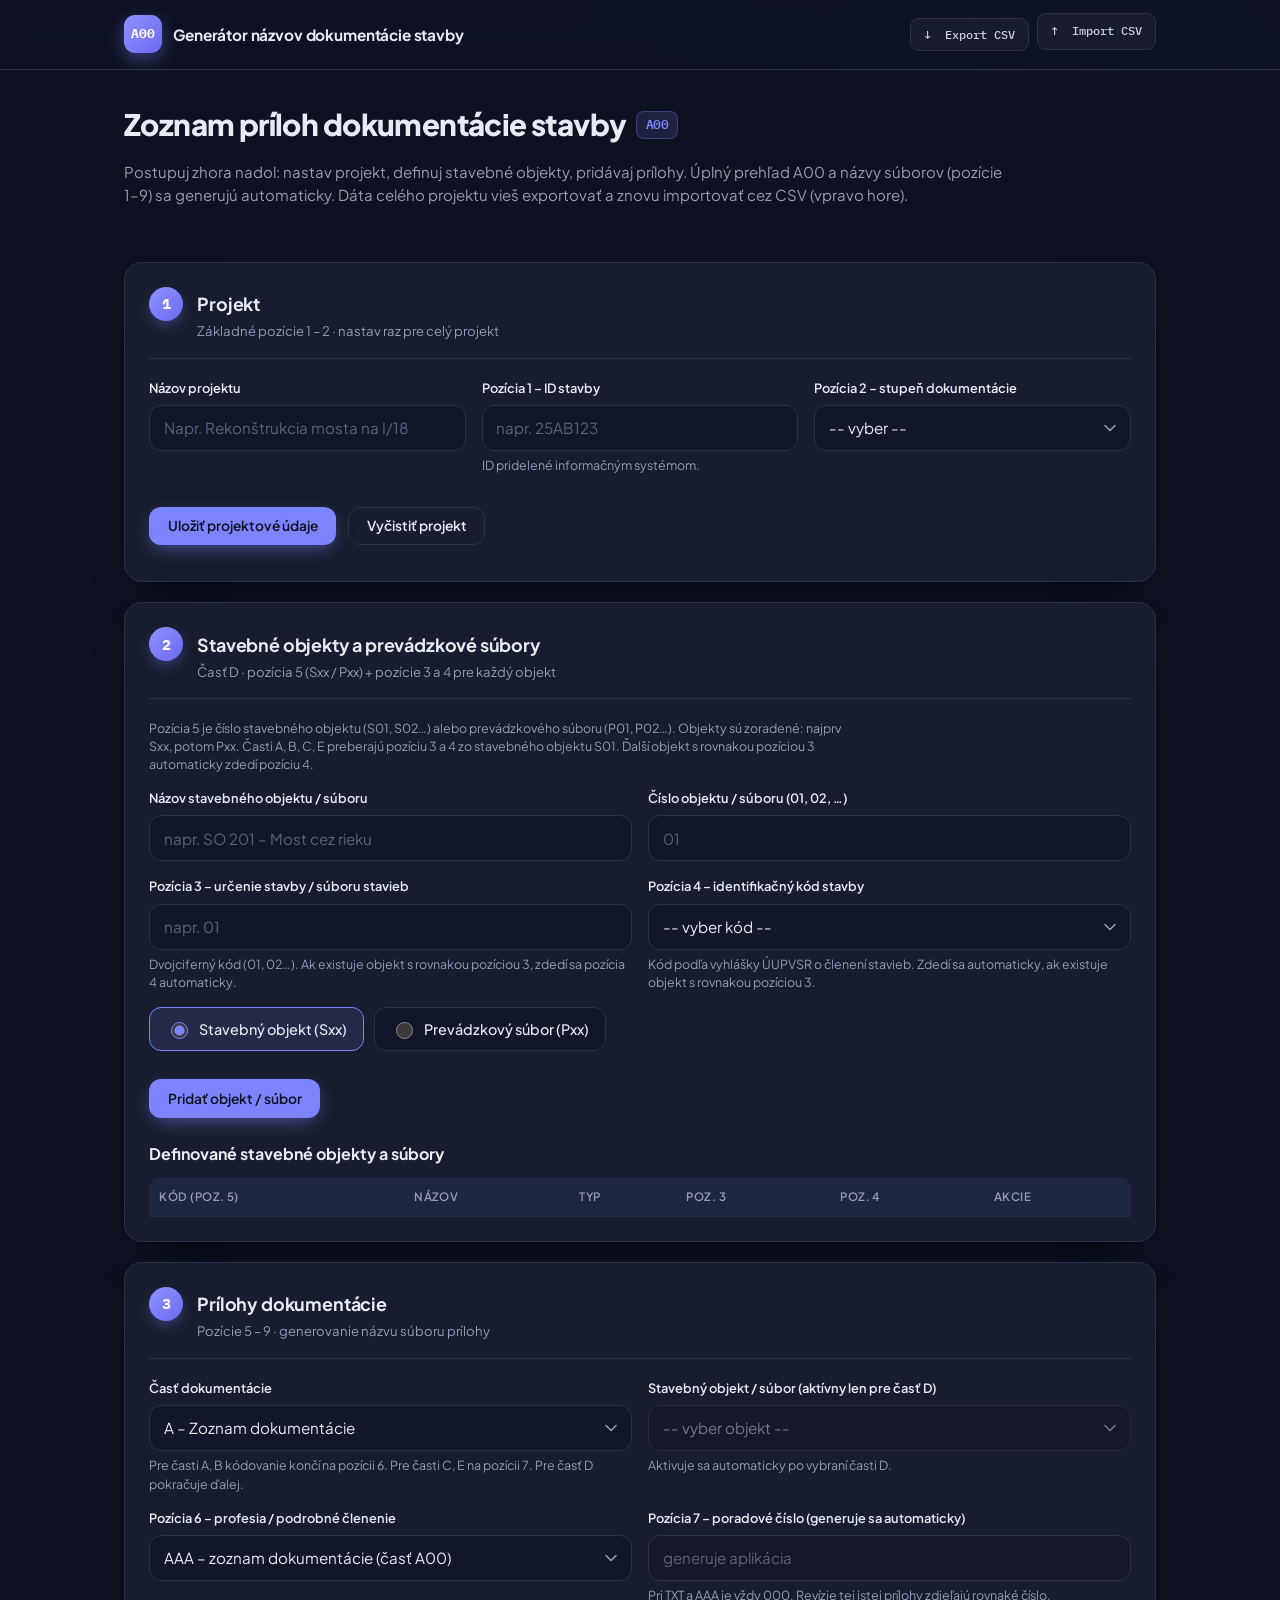
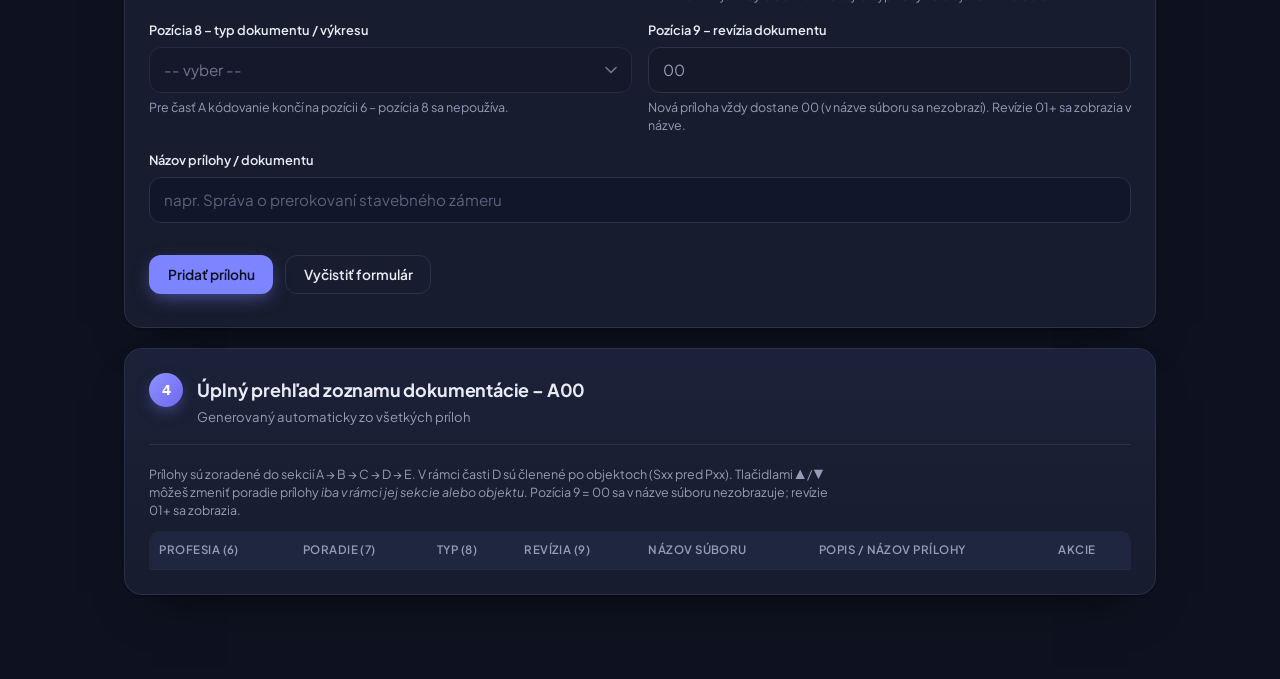
<file: index.html>
<!DOCTYPE html>
<html lang="sk">
<head>
<meta charset="utf-8">
<meta name="viewport" content="width=device-width, initial-scale=1">
<title>Zoznam príloh dokumentácie stavby</title>
<link rel="preconnect" href="https://fonts.googleapis.com">
<link rel="preconnect" href="https://fonts.gstatic.com" crossorigin>
<link href="https://fonts.googleapis.com/css2?family=Plus+Jakarta+Sans:wght@400;500;600;700;800&family=IBM+Plex+Mono:wght@400;500;600&display=swap" rel="stylesheet">
<link rel="stylesheet" href="styles.css">
</head>
<body>
<div class="alod">
  <header class="appbar">
    <div class="appbar-inner">
      <div class="brand">
        <span class="brand-mark">A00</span>
        <span class="brand-text">Generátor názvov dokumentácie stavby</span>
      </div>
      <div class="appbar-tools">
        <button class="btn-ghost" id="exportCsvBtn" type="button">↓&nbsp; Export CSV</button>
        <label class="btn-ghost" for="importCsvInput" style="cursor:pointer;">↑&nbsp; Import CSV</label>
        <input type="file" id="importCsvInput" accept=".csv,text/csv" style="display:none;" />
      </div>
    </div>
  </header>
  <main>
    <div class="hero">
      <h1>Zoznam príloh dokumentácie stavby <span class="hero-tag">A00</span></h1>
      <p>Postupuj zhora nadol: nastav projekt, definuj stavebné objekty, pridávaj prílohy. Úplný prehľad A00 a názvy súborov (pozície 1–9) sa generujú automaticky. Dáta celého projektu vieš exportovať a znovu importovať cez CSV (vpravo hore).</p>
      <div id="csvStatus" class="csv-status"></div>
    </div>

    <section class="panel step" aria-labelledby="project-settings-heading">
      <div class="step-head">
        <span class="step-num">1</span>
        <div class="step-meta">
          <h2 id="project-settings-heading">Projekt</h2>
          <p class="step-sub">Základné pozície 1 – 2 · nastav raz pre celý projekt</p>
        </div>
      </div>
      <fieldset>
        <div class="fieldset-row cols-3">
          <div>
            <label for="projectName">Názov projektu</label>
            <input type="text" id="projectName" placeholder="Napr. Rekonštrukcia mosta na I/18" />
          </div>
          <div>
            <label for="idStavby">Pozícia 1 – ID stavby</label>
            <input type="text" id="idStavby" placeholder="napr. 25AB123" />
            <div class="help-text">ID pridelené informačným systémom.</div>
          </div>
          <div>
            <label for="stupenDoc">Pozícia 2 – stupeň dokumentácie</label>
            <select id="stupenDoc">
              <option value="">-- vyber --</option>
              <option value="PSO">PSO – projekt stavby na ohlásenie</option>
              <option value="SZP">SZP – stavebný zámer</option>
              <option value="SZZ">SZZ – zmena stavebného zámeru</option>
              <option value="PSP">PSP – projekt stavby</option>
              <option value="PSZ">PSZ – zmena projektu stavby</option>
              <option value="VPP">VPP – vykonávací projekt</option>
              <option value="RDS">RDS – realizačná dokumentácia stavby</option>
              <option value="DSZ">DSZ – dokumentácia skutočného zhotovenia</option>
              <option value="ZDS">ZDS – zjednodušená dokumentácia stavby / pasport</option>
            </select>
          </div>
        </div>
        <div class="fieldset-row" style="display:none;">
          <div>
            <label for="urcenie">Pozícia 3 (interné)</label>
            <input type="text" id="urcenie" />
          </div>
          <div>
            <label for="identKod">Pozícia 4 (interné)</label>
            <select id="identKod"></select>
            <div class="help-text">Kód podľa vyhlášky ÚUPVSR o členení stavieb.</div>
          </div>
        </div>
      </fieldset>
      <div class="btn-group">
        <button class="btn-primary" id="saveProjectBtn" type="button">Uložiť projektové údaje</button>
        <button class="btn-secondary" id="resetProjectBtn" type="button">Vyčistiť projekt</button>
      </div>
      <div id="projectStatus" class="help-text" style="margin-top: var(--space-3);"></div>
    </section>

    <section class="panel step" aria-labelledby="objects-heading">
      <div class="step-head">
        <span class="step-num">2</span>
        <div class="step-meta">
          <h2 id="objects-heading">Stavebné objekty a prevádzkové súbory</h2>
          <p class="step-sub">Časť D · pozícia 5 (Sxx / Pxx) + pozície 3 a 4 pre každý objekt</p>
        </div>
      </div>
      <p class="help-text">Pozícia 5 je číslo stavebného objektu (S01, S02…) alebo prevádzkového súboru (P01, P02…). Objekty sú zoradené: najprv Sxx, potom Pxx. Časti A, B, C, E preberajú pozíciu 3 a 4 zo stavebného objektu S01. Ďalší objekt s rovnakou pozíciou 3 automaticky zdedí pozíciu 4.</p>
      <fieldset style="margin-top:var(--space-4);">
        <div class="fieldset-row">
          <div>
            <label for="objectName">Názov stavebného objektu / súboru</label>
            <input type="text" id="objectName" placeholder="napr. SO 201 – Most cez rieku" />
          </div>
          <div>
            <label for="objectNumber">Číslo objektu / súboru (01, 02, …)</label>
            <input type="text" id="objectNumber" placeholder="01" />
          </div>
        </div>
        <div class="fieldset-row">
          <div>
            <label for="objectUrcenie">Pozícia 3 – určenie stavby / súboru stavieb</label>
            <input type="text" id="objectUrcenie" placeholder="napr. 01" maxlength="2" />
            <div class="help-text" id="objectUrcenieHelp">Dvojciferný kód (01, 02…). Ak existuje objekt s rovnakou pozíciou 3, zdedí sa pozícia 4 automaticky.</div>
          </div>
          <div>
            <label for="objectIdentKod">Pozícia 4 – identifikačný kód stavby</label>
            <select id="objectIdentKod"></select>
            <div class="help-text" id="objectIdentKodHelp">Kód podľa vyhlášky ÚUPVSR o členení stavieb. Zdedí sa automaticky, ak existuje objekt s rovnakou pozíciou 3.</div>
          </div>
        </div>
        <div class="inline-radio">
          <label><input type="radio" name="objectType" value="S" checked /><span>Stavebný objekt (Sxx)</span></label>
          <label><input type="radio" name="objectType" value="P" /><span>Prevádzkový súbor (Pxx)</span></label>
        </div>
      </fieldset>
      <div class="btn-group">
        <button class="btn-primary" id="addObjectBtn" type="button">Pridať objekt / súbor</button>
      </div>
      <h3 class="section-title" style="font-size: 1rem;">Definované stavebné objekty a súbory</h3>
      <table aria-label="Zoznam stavebných objektov">
        <thead><tr><th>Kód (Poz. 5)</th><th>Názov</th><th>Typ</th><th>Poz. 3</th><th>Poz. 4</th><th>Akcie</th></tr></thead>
        <tbody id="objectsTableBody"></tbody>
      </table>
    </section>

    <section class="panel step" aria-labelledby="attachments-heading">
      <div class="step-head">
        <span class="step-num">3</span>
        <div class="step-meta">
          <h2 id="attachments-heading">Prílohy dokumentácie</h2>
          <p class="step-sub">Pozície 5 – 9 · generovanie názvu súboru prílohy</p>
        </div>
      </div>
      <fieldset>
        <div class="fieldset-row">
          <div>
            <label for="attachmentPart">Časť dokumentácie</label>
            <select id="attachmentPart">
              <option value="A">A – Zoznam dokumentácie</option>
              <option value="B">B – Súhrnná správa</option>
              <option value="C">C – Situačné výkresy</option>
              <option value="D">D – Dokumentácia stavebných objektov</option>
              <option value="E">E – Prílohy</option>
            </select>
            <div class="help-text">Pre časti A, B kódovanie končí na pozícii 6. Pre časti C, E na pozícii 7. Pre časť D pokračuje ďalej.</div>
          </div>
          <div>
            <label for="attachmentObject">Stavebný objekt / súbor (aktívny len pre časť D)</label>
            <select id="attachmentObject" disabled><option value="">-- vyber objekt --</option></select>
            <div class="help-text">Aktivuje sa automaticky po vybraní časti D.</div>
          </div>
        </div>
        <div class="fieldset-row">
          <div id="poz6Wrapper">
            <label for="poz6">Pozícia 6 – profesia / podrobné členenie</label>
            <select id="poz6"></select>
            <div class="help-text" id="poz6HelpText"></div>
          </div>
          <div>
            <label for="poz7">Pozícia 7 – poradové číslo (generuje sa automaticky)</label>
            <input type="text" id="poz7" placeholder="generuje aplikácia" disabled />
            <div class="help-text">Pri TXT a AAA je vždy 000. Revízie tej istej prílohy zdieľajú rovnaké číslo.</div>
          </div>
        </div>
        <div class="fieldset-row">
          <div>
            <label for="poz8">Pozícia 8 – typ dokumentu / výkresu</label>
            <select id="poz8">
              <option value="">-- vyber --</option>
              <option value="AAA">AAA – zoznam dokumentov a výkresov</option>
              <option value="TXT">TXT – technická správa</option>
              <option value="SIT">SIT – situácia</option>
              <option value="VYT">VYT – vytyčovací výkres</option>
              <option value="VYZ">VYZ – výkres základov</option>
              <option value="VYS">VYS – výkres strechy</option>
              <option value="STV">STV – kontrolovateľný statický výpočet</option>
              <option value="N01">N01 – pôdorys 1. nadzemného podlažia</option>
              <option value="N02">N02 – pôdorys 2. nadzemného podlažia</option>
              <option value="P01">P01 – pôdorys 1. podzemného podlažia</option>
              <option value="P02">P02 – pôdorys 2. podzemného podlažia</option>
              <option value="POH">POH – pohľad</option>
              <option value="REZ">REZ – rez</option>
              <option value="VIZ">VIZ – vizualizácia</option>
              <option value="DET">DET – detail</option>
              <option value="SCH">SCH – schéma</option>
              <option value="VVZ">VVZ – výkaz výrobkov a zariadení, výkaz prvkov</option>
              <option value="VYV">VYV – výkaz výmer</option>
              <option value="ROZ">ROZ – rozpočet</option>
            </select>
            <div class="help-text" id="poz8HelpText"></div>
          </div>
          <div>
            <label for="poz9">Pozícia 9 – revízia dokumentu</label>
            <input type="text" id="poz9" placeholder="00" value="00" disabled />
            <div class="help-text">Nová príloha vždy dostane 00 (v názve súboru sa nezobrazí). Revízie 01+ sa zobrazia v názve.</div>
          </div>
        </div>
        <div class="fieldset-row">
          <div>
            <label for="attachmentTitle">Názov prílohy / dokumentu</label>
            <input type="text" id="attachmentTitle" placeholder="napr. Správa o prerokovaní stavebného zámeru" />
          </div>
        </div>
      </fieldset>
      <div class="btn-group">
        <button class="btn-primary" id="addAttachmentBtn" type="button">Pridať prílohu</button>
        <button class="btn-secondary" id="clearAttachmentFormBtn" type="button">Vyčistiť formulár</button>
      </div>
      <div id="attachmentError" class="error" aria-live="polite"></div>
    </section>

    <section class="panel step step-output" aria-labelledby="overview-heading">
      <div class="step-head">
        <span class="step-num">4</span>
        <div class="step-meta">
          <h2 id="overview-heading">Úplný prehľad zoznamu dokumentácie – A00</h2>
          <p class="step-sub">Generovaný automaticky zo všetkých príloh</p>
        </div>
      </div>
      <p class="help-text">Prílohy sú zoradené do sekcií A → B → C → D → E. V rámci časti D sú členené po objektoch (Sxx pred Pxx). Tlačidlami ▲ / ▼ môžeš zmeniť poradie prílohy <em>iba v rámci jej sekcie alebo objektu</em>. Pozícia 9 = 00 sa v názve súboru nezobrazuje; revízie 01+ sa zobrazia.</p>
      <table aria-label="Úplný prehľad zoznamu dokumentácie A00">
        <thead>
          <tr>
            <th>Profesia (6)</th>
            <th>Poradie (7)</th>
            <th>Typ (8)</th>
            <th>Revízia (9)</th>
            <th>Názov súboru</th>
            <th>Popis / názov prílohy</th>
            <th>Akcie</th>
          </tr>
        </thead>
        <tbody id="overviewTableBody"></tbody>
      </table>
    </section>
  </main>
</div>
<script src="app.js"></script>
</body>
</html>
</file>
<file: styles.css>
html, body { margin:0; padding:0; }
.alod, .alod *, .alod *::before, .alod *::after { box-sizing:border-box; }
.alod {
  --space-1:.25rem; --space-2:.5rem; --space-3:.75rem; --space-4:1rem; --space-5:1.25rem;
  --space-6:1.5rem; --space-8:2rem; --space-10:2.5rem; --space-12:3rem; --space-16:4rem;
  --radius-sm:.5rem; --radius-md:.75rem; --radius-lg:1.1rem;
  --color-bg:#0e1220; --color-surface:#171c2e; --color-surface-alt:#1f2640;
  --color-border:#2a3149; --color-text:#e8eaf4; --color-text-muted:#969bb6;
  --color-primary:#7d84ff; --color-primary-hover:#9aa0ff;
  --color-error:#ef6f9c; --color-revision:#e2b063;
  color-scheme:dark;
  font-family:'Plus Jakarta Sans', system-ui, -apple-system, sans-serif;
  color:var(--color-text); line-height:1.55; font-size:15px;
  background:radial-gradient(1100px 520px at 82% -8%, #1a2142 0, #0e1220 58%), var(--color-bg);
  min-height:100vh; -webkit-font-smoothing:antialiased;
}
.alod .appbar { position:sticky; top:0; z-index:20; backdrop-filter:saturate(160%) blur(14px);
  background:rgba(14,18,32,.72); border-bottom:1px solid var(--color-border); }
.alod .appbar-inner { max-width:1080px; margin:0 auto; padding:.8rem 1.5rem; display:flex; align-items:center;
  justify-content:space-between; gap:1rem; flex-wrap:wrap; }
.alod .brand { display:flex; align-items:center; gap:.7rem; }
.alod .brand-mark { display:inline-grid; place-items:center; width:38px; height:38px; border-radius:11px;
  background:linear-gradient(135deg,#8d93ff,#6f68f0); color:#fff; font-weight:700; font-size:.82rem;
  font-family:'IBM Plex Mono',monospace; box-shadow:0 6px 18px rgba(125,132,255,.4); }
.alod .brand-text { font-weight:700; font-size:.96rem; letter-spacing:-.01em; }
.alod .appbar-tools { display:flex; align-items:center; gap:.55rem; }
.alod .btn-ghost { display:inline-flex; align-items:center; gap:.4rem; font-family:'IBM Plex Mono',monospace;
  font-size:.76rem; font-weight:500; color:#cdd0e6; background:rgba(255,255,255,.04);
  border:1px solid var(--color-border); border-radius:9px; padding:.5rem .8rem; cursor:pointer;
  transition:background .15s, border-color .15s, color .15s; }
.alod .btn-ghost:hover { background:rgba(125,132,255,.12); color:#fff; border-color:#454d75; }

.alod main { max-width:1080px; margin:0 auto; padding:var(--space-8) var(--space-6) var(--space-16); }
.alod .hero { margin-bottom:var(--space-8); }
.alod .hero h1 { font-size:1.85rem; font-weight:800; letter-spacing:-.02em; margin:0 0 var(--space-3);
  display:flex; align-items:center; gap:.6rem; flex-wrap:wrap; }
.alod .hero-tag { font-family:'IBM Plex Mono',monospace; font-size:.8rem; font-weight:600; color:var(--color-primary);
  background:rgba(125,132,255,.14); border:1px solid rgba(125,132,255,.3); padding:.2rem .55rem; border-radius:8px; }
.alod .hero p { max-width:80ch; margin:0; color:var(--color-text-muted); }
.alod .csv-status { font-size:.8rem; color:var(--color-text-muted); margin-top:.7rem; min-height:1em; font-family:'IBM Plex Mono',monospace; }

.alod .panel { background:var(--color-surface); border-radius:var(--radius-lg); border:1px solid var(--color-border);
  box-shadow:0 1px 2px rgba(0,0,0,.3), 0 24px 50px -28px rgba(0,0,0,.7);
  padding:var(--space-6) var(--space-6) var(--space-6); margin-bottom:var(--space-5); }
.alod .step-output { background:linear-gradient(180deg,#1b2138,#171c2e); }

.alod .step-head { display:flex; align-items:flex-start; gap:.9rem; margin-bottom:var(--space-5);
  padding-bottom:var(--space-4); border-bottom:1px solid var(--color-border); }
.alod .step-num { flex:none; width:34px; height:34px; border-radius:50%; display:grid; place-items:center;
  background:linear-gradient(135deg,#8d93ff,#6f68f0); color:#fff; font-weight:700; font-size:.95rem;
  font-family:'IBM Plex Mono',monospace; box-shadow:0 6px 16px -4px rgba(125,132,255,.5); }
.alod .step-meta { display:flex; flex-direction:column; }
.alod .step-meta h2 { font-size:1.12rem; font-weight:700; letter-spacing:-.01em; margin:.2rem 0 0; }
.alod .step-sub { font-size:.82rem; color:var(--color-text-muted); margin:.2rem 0 0; }

.alod h3 { font-size:1rem; font-weight:700; }
.alod p { max-width:78ch; margin:0 0 var(--space-3); color:var(--color-text-muted); }

.alod fieldset { border:none; margin:0 0 var(--space-4); padding:0; }
.alod .fieldset-row { display:grid; grid-template-columns:repeat(auto-fit,minmax(200px,1fr)); gap:var(--space-4); margin-bottom:var(--space-4); }
.alod .fieldset-row.cols-3 { grid-template-columns:repeat(auto-fit,minmax(220px,1fr)); }
.alod label { display:block; font-size:.8rem; font-weight:600; margin-bottom:.4rem; color:var(--color-text); }

.alod input[type=text], .alod select { width:100%; min-height:46px; height:46px; padding:.6rem .85rem; border-radius:var(--radius-md);
  border:1px solid var(--color-border); background-color:#11162a; font-size:.95rem; font-family:inherit; color:var(--color-text);
  line-height:1.3; transition:border-color .16s, box-shadow .16s, background-color .16s; }
.alod select { -webkit-appearance:none; -moz-appearance:none; appearance:none; padding-right:2.4rem;
  background-image:url("data:image/svg+xml,%3Csvg xmlns='http://www.w3.org/2000/svg' width='12' height='8' viewBox='0 0 12 8' fill='none'%3E%3Cpath d='M1 1.5L6 6.5L11 1.5' stroke='%23969bb6' stroke-width='1.6' stroke-linecap='round' stroke-linejoin='round'/%3E%3C/svg%3E");
  background-repeat:no-repeat; background-position:right .9rem center; background-size:12px 8px; }
.alod input[type=text]::placeholder { color:#5c627e; }
.alod input[type=text]:focus, .alod select:focus { outline:none; border-color:var(--color-primary);
  box-shadow:0 0 0 3px rgba(125,132,255,.22); background-color:#141a30; }
.alod input:disabled, .alod select:disabled { background-color:#10142270; color:var(--color-text-muted); cursor:not-allowed; }

.alod .inline-radio { display:flex; gap:.6rem; flex-wrap:wrap; margin-bottom:var(--space-3); }
.alod .inline-radio label { display:inline-flex; align-items:center; gap:.5rem; margin:0; cursor:pointer;
  padding:.6rem 1rem; border:1px solid var(--color-border); border-radius:var(--radius-md); background:#11162a; font-weight:500;
  transition:border-color .16s, background .16s; }
.alod .inline-radio label:hover { border-color:#454d75; }
.alod .inline-radio label:has(input:checked) { border-color:var(--color-primary); background:rgba(125,132,255,.12); }
.alod .inline-radio input[type=radio] { accent-color:var(--color-primary); width:17px; height:17px; }
.alod .inline-radio span { font-size:.9rem; }

.alod .help-text { font-size:.78rem; line-height:1.45; color:var(--color-text-muted); margin-top:.35rem; }
.alod .error { color:var(--color-error); font-size:.85rem; font-weight:500; margin-top:.6rem; }

.alod button { display:inline-flex; align-items:center; justify-content:center; gap:.4rem; font-family:inherit;
  padding:.62rem 1.1rem; border-radius:var(--radius-md); border:1px solid transparent; font-size:.86rem; font-weight:600;
  cursor:pointer; transition:background .16s, box-shadow .16s, transform .16s, border-color .16s, color .16s; }
.alod .btn-primary { background:var(--color-primary); color:#0e1220; box-shadow:0 6px 18px -4px rgba(125,132,255,.55); }
.alod .btn-primary:hover { background:var(--color-primary-hover); transform:translateY(-1px); }
.alod .btn-secondary { background:transparent; color:var(--color-text); border-color:var(--color-border); }
.alod .btn-secondary:hover { background:var(--color-surface-alt); border-color:#454d75; }
.alod .btn-revision { background:rgba(226,176,99,.12); color:var(--color-revision); border-color:rgba(226,176,99,.32); font-size:.76rem; padding:.42rem .7rem; }
.alod .btn-revision:hover { background:rgba(226,176,99,.2); }
.alod .btn-danger { background:rgba(239,111,156,.12); color:var(--color-error); border-color:rgba(239,111,156,.32); font-size:.76rem; padding:.42rem .7rem; }
.alod .btn-danger:hover { background:rgba(239,111,156,.2); }
.alod .btn-move { background:#11162a; color:var(--color-text-muted); border-color:var(--color-border); font-size:.78rem;
  padding:.32rem .5rem; line-height:1; min-width:30px; }
.alod .btn-move:hover:not(:disabled){ background:var(--color-surface-alt); color:var(--color-text); }
.alod .btn-move:disabled { opacity:.28; cursor:default; }
.alod .btn-icon { padding:.42rem .55rem; min-width:0; }
.alod .btn-group { display:flex; flex-wrap:wrap; gap:var(--space-3); margin-top:var(--space-4); }

.alod .section-title { margin:var(--space-6) 0 var(--space-3); }
.alod table { width:100%; border-collapse:separate; border-spacing:0; font-size:.86rem; margin-top:var(--space-2); }
.alod th, .alod td { padding:.62rem .65rem; text-align:left; vertical-align:middle; border-bottom:1px solid #232a44; }
.alod th { font-weight:600; font-size:.72rem; text-transform:uppercase; letter-spacing:.04em; color:var(--color-text-muted);
  background:var(--color-surface-alt); }
.alod th:first-child { border-top-left-radius:10px; } .alod th:last-child { border-top-right-radius:10px; }
.alod tbody tr:hover td { background:#1b2138; }
.alod tbody tr.is-revision td { background:#241f33; }
.alod tbody tr.is-revision td:first-child { box-shadow:inset 3px 0 0 #b58a3f; }

.alod tr.section-header td { background:linear-gradient(90deg,#6f68f0,#8d93ff); color:#0e1220; font-weight:700;
  font-size:.8rem; padding:.55rem .8rem; letter-spacing:.02em; text-transform:uppercase; }
.alod tr.section-header td:first-child { border-radius:8px 0 0 8px; } .alod tr.section-header td:last-child { border-radius:0 8px 8px 0; }
.alod tr.subsection-header td { background:#262c4e; color:#b9bdff; font-weight:700; font-size:.8rem;
  padding:.45rem .9rem; box-shadow:inset 3px 0 0 var(--color-primary); }
.alod tr.urcenie-header td { background:#2b3158; color:#c7caff; font-weight:700; font-size:.82rem;
  padding:.5rem .8rem; box-shadow:inset 5px 0 0 var(--color-primary); }

.alod .actions-cell { white-space:nowrap; display:flex; gap:.35rem; flex-wrap:wrap; }
.alod .rev-badge { display:inline-block; padding:.1rem .4rem; border-radius:6px; font-size:.68rem; font-weight:600;
  background:rgba(226,176,99,.18); color:var(--color-revision); margin-left:.35rem; vertical-align:middle; }
.alod code { font-family:'IBM Plex Mono', monospace; font-size:.8rem; word-break:break-all; color:#c9cdf2;
  background:#11162a; padding:.2rem .45rem; border-radius:6px; border:1px solid #2a3149; }
</file>
